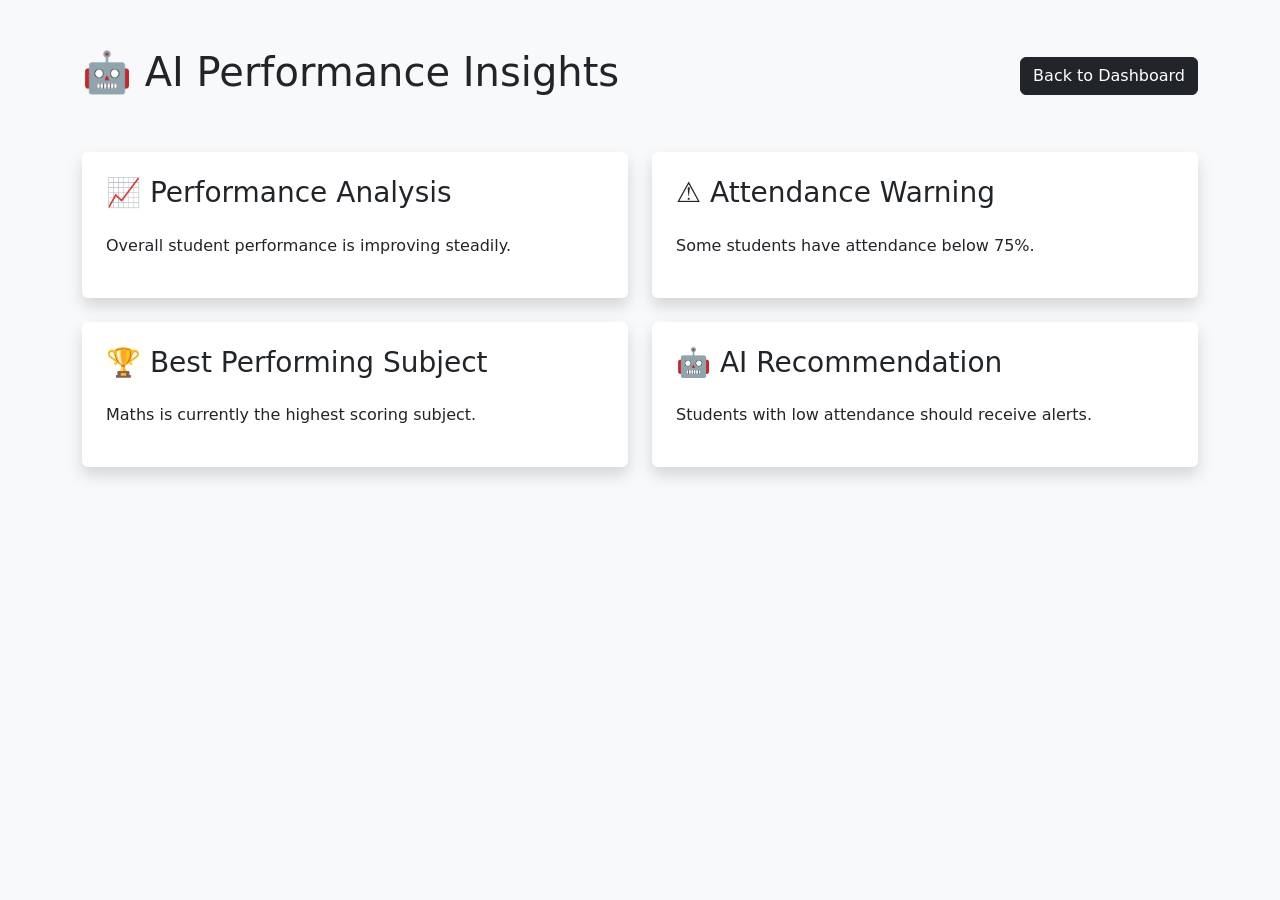
<file: templates/ai_insights.html>
<!DOCTYPE html>

<html>

<head>

    <title>
        AI Insights
    </title>

    <link
    href="https://cdn.jsdelivr.net/npm/bootstrap@5.3.0/dist/css/bootstrap.min.css"
    rel="stylesheet">

</head>

<body class="bg-light">

<div class="container mt-5">

    <div class="d-flex justify-content-between align-items-center mb-5">

        <h1>
            🤖 AI Performance Insights
        </h1>

        <a
        href="/"
        class="btn btn-dark">

            Back to Dashboard

        </a>

    </div>

    <div class="row g-4">

        <div class="col-md-6">

            <div class="card shadow p-4 border-0">

                <h3>
                    📈 Performance Analysis
                </h3>

                <p class="mt-3">

                    Overall student performance is improving steadily.

                </p>

            </div>

        </div>

        <div class="col-md-6">

            <div class="card shadow p-4 border-0">

                <h3>
                    ⚠ Attendance Warning
                </h3>

                <p class="mt-3">

                    Some students have attendance below 75%.

                </p>

            </div>

        </div>

        <div class="col-md-6">

            <div class="card shadow p-4 border-0">

                <h3>
                    🏆 Best Performing Subject
                </h3>

                <p class="mt-3">

                    Maths is currently the highest scoring subject.

                </p>

            </div>

        </div>

        <div class="col-md-6">

            <div class="card shadow p-4 border-0">

                <h3>
                    🤖 AI Recommendation
                </h3>

                <p class="mt-3">

                    Students with low attendance should receive alerts.

                </p>

            </div>

        </div>

    </div>

</div>
<script>

const themeToggle =
document.getElementById("themeToggle");

function enableDarkMode() {

    document.body.classList.add("dark-mode");

    localStorage.setItem(
        "theme",
        "dark"
    );

    themeToggle.innerText =
    "Light Mode";
}

function disableDarkMode() {

    document.body.classList.remove("dark-mode");

    localStorage.setItem(
        "theme",
        "light"
    );

    themeToggle.innerText =
    "Dark Mode";
}

if (
    localStorage.getItem("theme")
    === "dark"
) {

    enableDarkMode();
}

themeToggle.addEventListener(
    "click",
    () => {

        if (
            document.body.classList.contains(
                "dark-mode"
            )
        ) {

            disableDarkMode();

        }

        else {

            enableDarkMode();

        }

    }
);

</script>
</body>

</html>
</file>
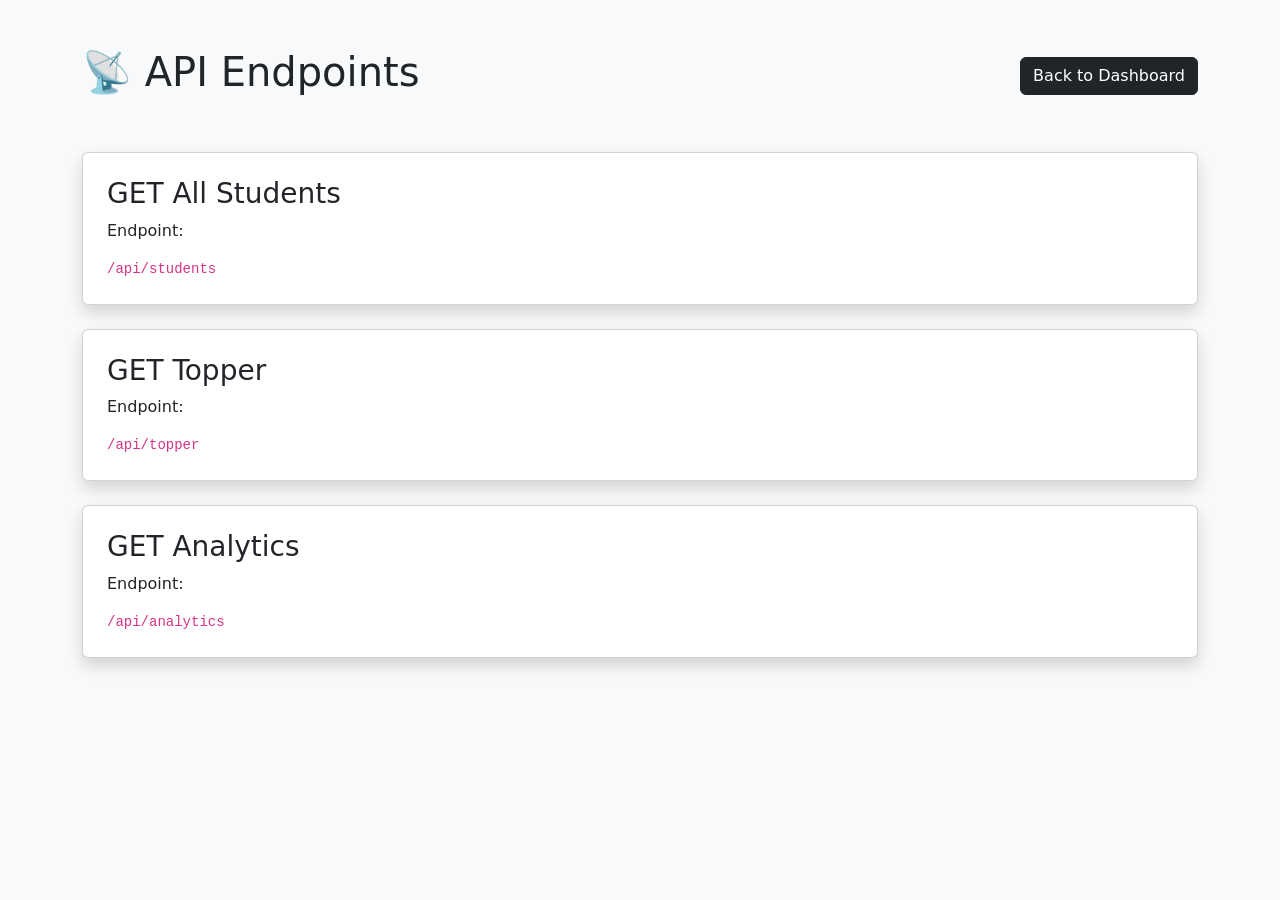
<file: templates/api.html>
<!DOCTYPE html>

<html>

<head>

    <title>
        APIs
    </title>

    <link
    href="https://cdn.jsdelivr.net/npm/bootstrap@5.3.0/dist/css/bootstrap.min.css"
    rel="stylesheet">

</head>

<body class="bg-light">

<div class="container mt-5">

    <div class="d-flex justify-content-between align-items-center mb-5">

        <h1>
            📡 API Endpoints
        </h1>

        <a
        href="/"
        class="btn btn-dark">

            Back to Dashboard

        </a>

    </div>

    <div class="card shadow p-4 mb-4">

        <h3>
            GET All Students
        </h3>

        <p>
            Endpoint:
        </p>

        <code>
            /api/students
        </code>

    </div>

    <div class="card shadow p-4 mb-4">

        <h3>
            GET Topper
        </h3>

        <p>
            Endpoint:
        </p>

        <code>
            /api/topper
        </code>

    </div>

    <div class="card shadow p-4 mb-4">

        <h3>
            GET Analytics
        </h3>

        <p>
            Endpoint:
        </p>

        <code>
            /api/analytics
        </code>

    </div>

</div>

</body>

</html>
</file>
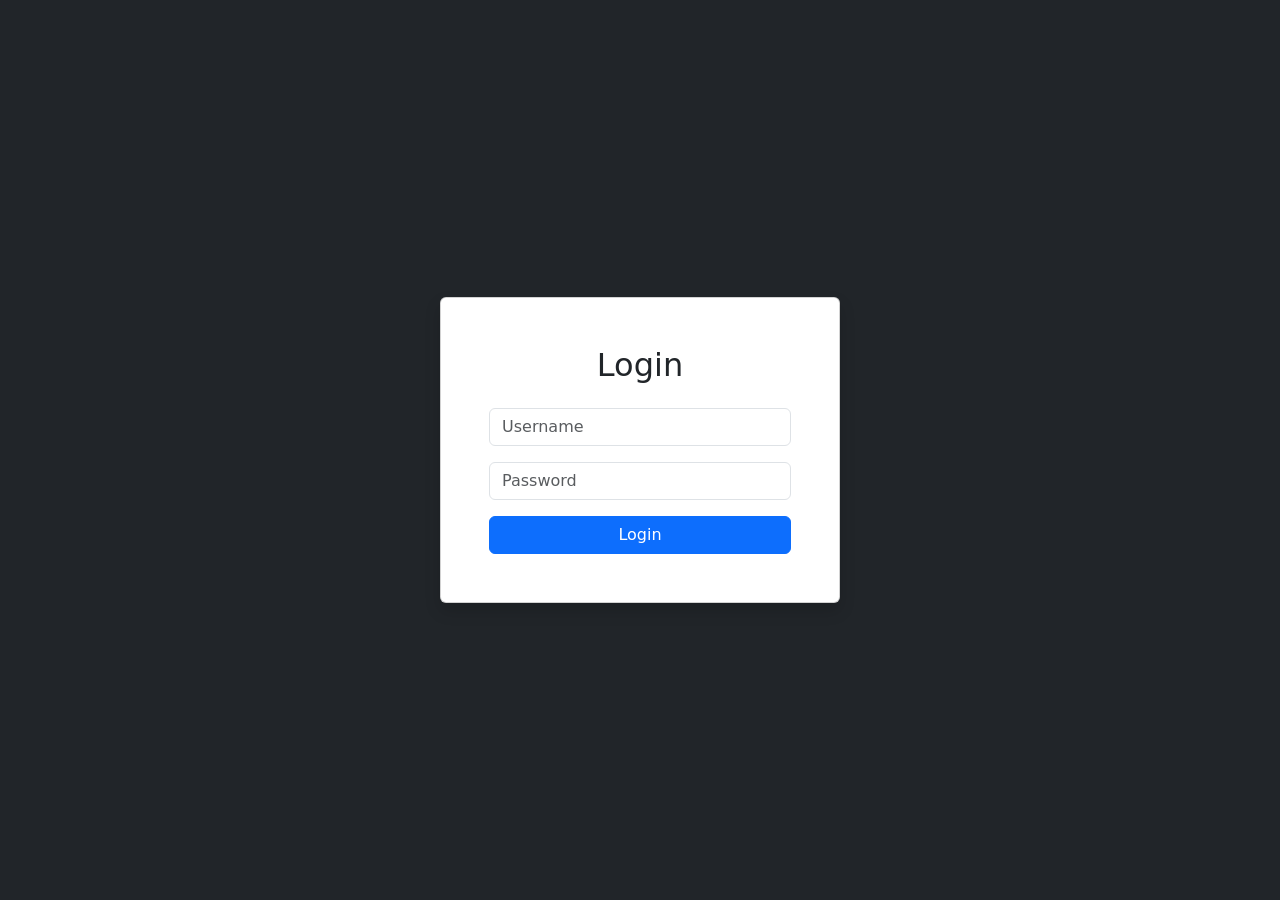
<file: templates/login.html>
<!DOCTYPE html>
<html lang="en">

<head>

<meta charset="UTF-8">

<meta name="viewport"
content="width=device-width, initial-scale=1.0">

<title>Login</title>

<link
href="https://cdn.jsdelivr.net/npm/bootstrap@5.3.0/dist/css/bootstrap.min.css"
rel="stylesheet">

</head>

<body class="bg-dark d-flex justify-content-center align-items-center vh-100">

<div class="card p-5 shadow" style="width:400px;">

    <h2 class="text-center mb-4">
        Login
    </h2>

    <form method="POST" autocomplete="off">

        <input
        type="text"
        name="username"
        autocomplete="off"
        class="form-control mb-3"
        placeholder="Username"
        required>

        <input
        type="password"
        name="password"
        autocomplete="off"
        class="form-control mb-3"
        placeholder="Password"
        required>

        <button
        class="btn btn-primary w-100">

            Login

        </button>

    </form>

</div>

</body>
</html>
</file>
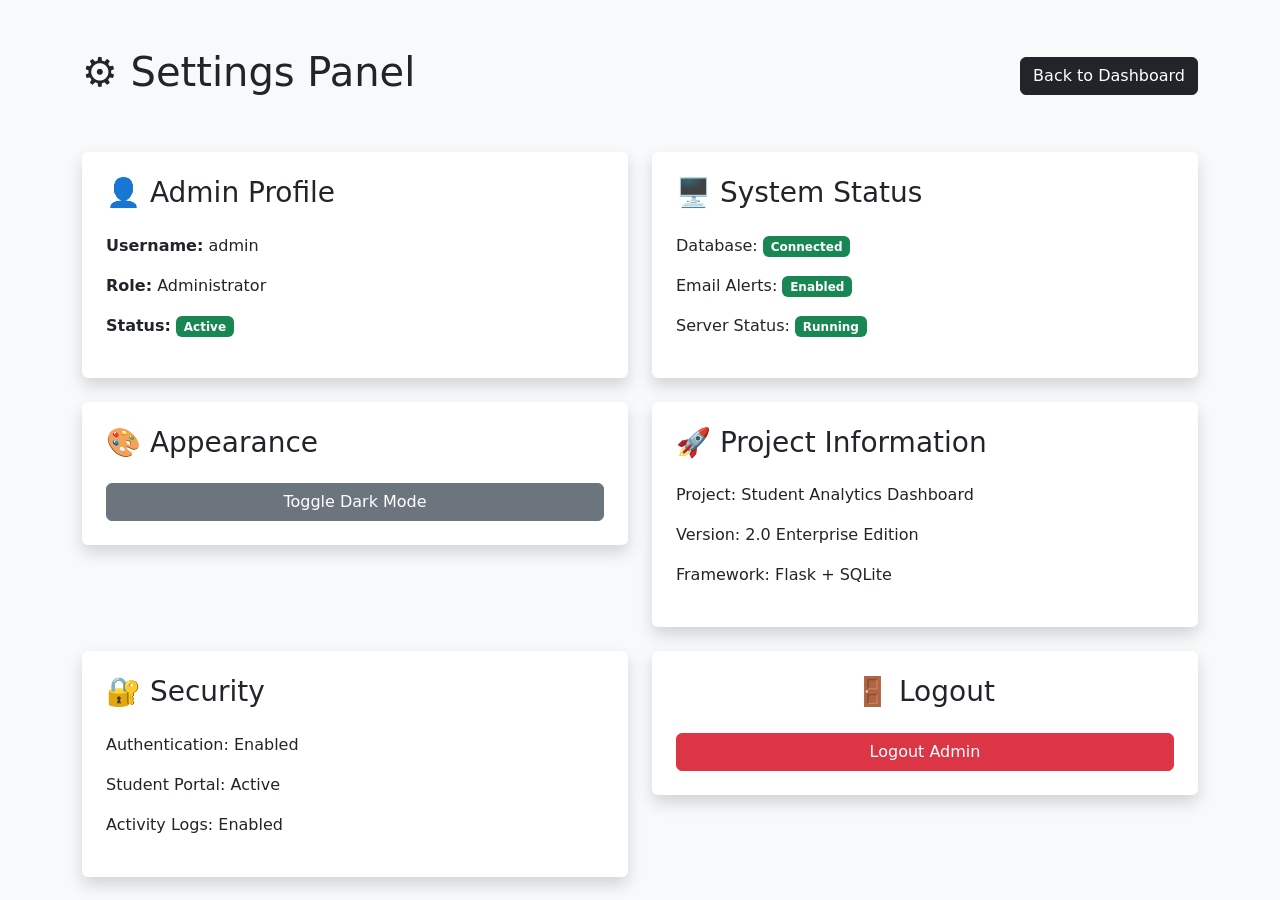
<file: templates/settings.html>
<!DOCTYPE html>

<html>

<head>

    <title>
        Settings
    </title>

    <link
    href="https://cdn.jsdelivr.net/npm/bootstrap@5.3.0/dist/css/bootstrap.min.css"
    rel="stylesheet">

    <link
    href="https://cdnjs.cloudflare.com/ajax/libs/font-awesome/6.5.1/css/all.min.css"
    rel="stylesheet">

</head>

<body class="bg-light">

<div class="container mt-5">

    <div class="d-flex justify-content-between align-items-center mb-5">

        <h1>

            ⚙ Settings Panel

        </h1>

        <a
        href="/"
        class="btn btn-dark">

            Back to Dashboard

        </a>

    </div>

    <div class="row g-4">

        <!-- PROFILE -->

        <div class="col-md-6">

            <div class="card shadow border-0 p-4">

                <h3 class="mb-4">

                    👤 Admin Profile

                </h3>

                <p>

                    <strong>Username:</strong>
                    admin

                </p>

                <p>

                    <strong>Role:</strong>
                    Administrator

                </p>

                <p>

                    <strong>Status:</strong>

                    <span class="badge bg-success">

                        Active

                    </span>

                </p>

            </div>

        </div>

        <!-- SYSTEM STATUS -->

        <div class="col-md-6">

            <div class="card shadow border-0 p-4">

                <h3 class="mb-4">

                    🖥 System Status

                </h3>

                <p>

                    Database:

                    <span class="badge bg-success">

                        Connected

                    </span>

                </p>

                <p>

                    Email Alerts:

                    <span class="badge bg-success">

                        Enabled

                    </span>

                </p>

                <p>

                    Server Status:

                    <span class="badge bg-success">

                        Running

                    </span>

                </p>

            </div>

        </div>

        <!-- THEME SETTINGS -->

        <div class="col-md-6">

            <div class="card shadow border-0 p-4">

                <h3 class="mb-4">

                    🎨 Appearance

                </h3>

                <button
                id="themeToggle"
                class="btn btn-secondary">

                    Toggle Dark Mode

                </button>

            </div>

        </div>

        <!-- PROJECT INFO -->

        <div class="col-md-6">

            <div class="card shadow border-0 p-4">

                <h3 class="mb-4">

                    🚀 Project Information

                </h3>

                <p>

                    Project:
                    Student Analytics Dashboard

                </p>

                <p>

                    Version:
                    2.0 Enterprise Edition

                </p>

                <p>

                    Framework:
                    Flask + SQLite

                </p>

            </div>

        </div>

        <!-- SECURITY -->

        <div class="col-md-6">

            <div class="card shadow border-0 p-4">

                <h3 class="mb-4">

                    🔐 Security

                </h3>

                <p>

                    Authentication:
                    Enabled

                </p>

                <p>

                    Student Portal:
                    Active

                </p>

                <p>

                    Activity Logs:
                    Enabled

                </p>

            </div>

        </div>

        <!-- LOGOUT -->

        <div class="col-md-6">

            <div class="card shadow border-0 p-4 text-center">

                <h3 class="mb-4">

                    🚪 Logout

                </h3>

                <a
                href="/logout"
                class="btn btn-danger w-100">

                    Logout Admin

                </a>

            </div>

        </div>

    </div>

</div>

<script src="https://cdn.jsdelivr.net/npm/bootstrap@5.3.0/dist/js/bootstrap.bundle.min.js"></script>
<script>

const themeToggle = document.getElementById(
    "themeToggle"
);

themeToggle.addEventListener(

    "click",

    () => {

        document.body.classList.toggle(
            "bg-dark"
        );

        document.body.classList.toggle(
            "text-white"
        );
    }
);

</script>
</body>

</html>
</file>
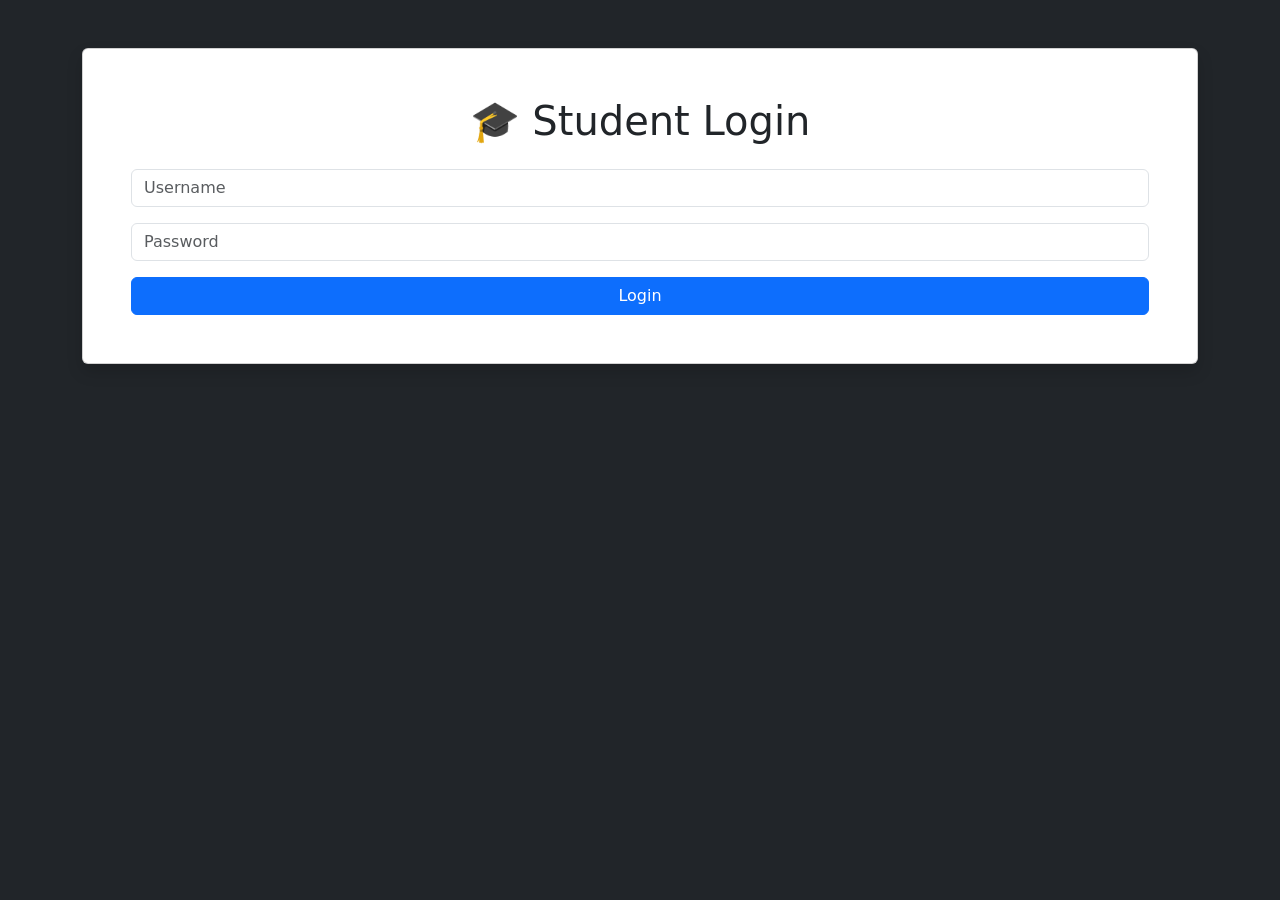
<file: templates/student_login.html>
<!DOCTYPE html>

<html>

<head>

    <title>
        Student Login
    </title>

    <link
    href="https://cdn.jsdelivr.net/npm/bootstrap@5.3.0/dist/css/bootstrap.min.css"
    rel="stylesheet">

</head>

<body class="bg-dark">

<div class="container mt-5">

    <div class="card p-5 shadow">

        <h1 class="mb-4 text-center">

            🎓 Student Login

        </h1>

        <form method="POST">

            <input
            type="text"
            name="username"
            class="form-control mb-3"
            placeholder="Username"
            required>

            <input
            type="password"
            name="password"
            class="form-control mb-3"
            placeholder="Password"
            required>

            <button
            class="btn btn-primary w-100">

                Login

            </button>

        </form>

    </div>

</div>

</body>

</html>
</file>
